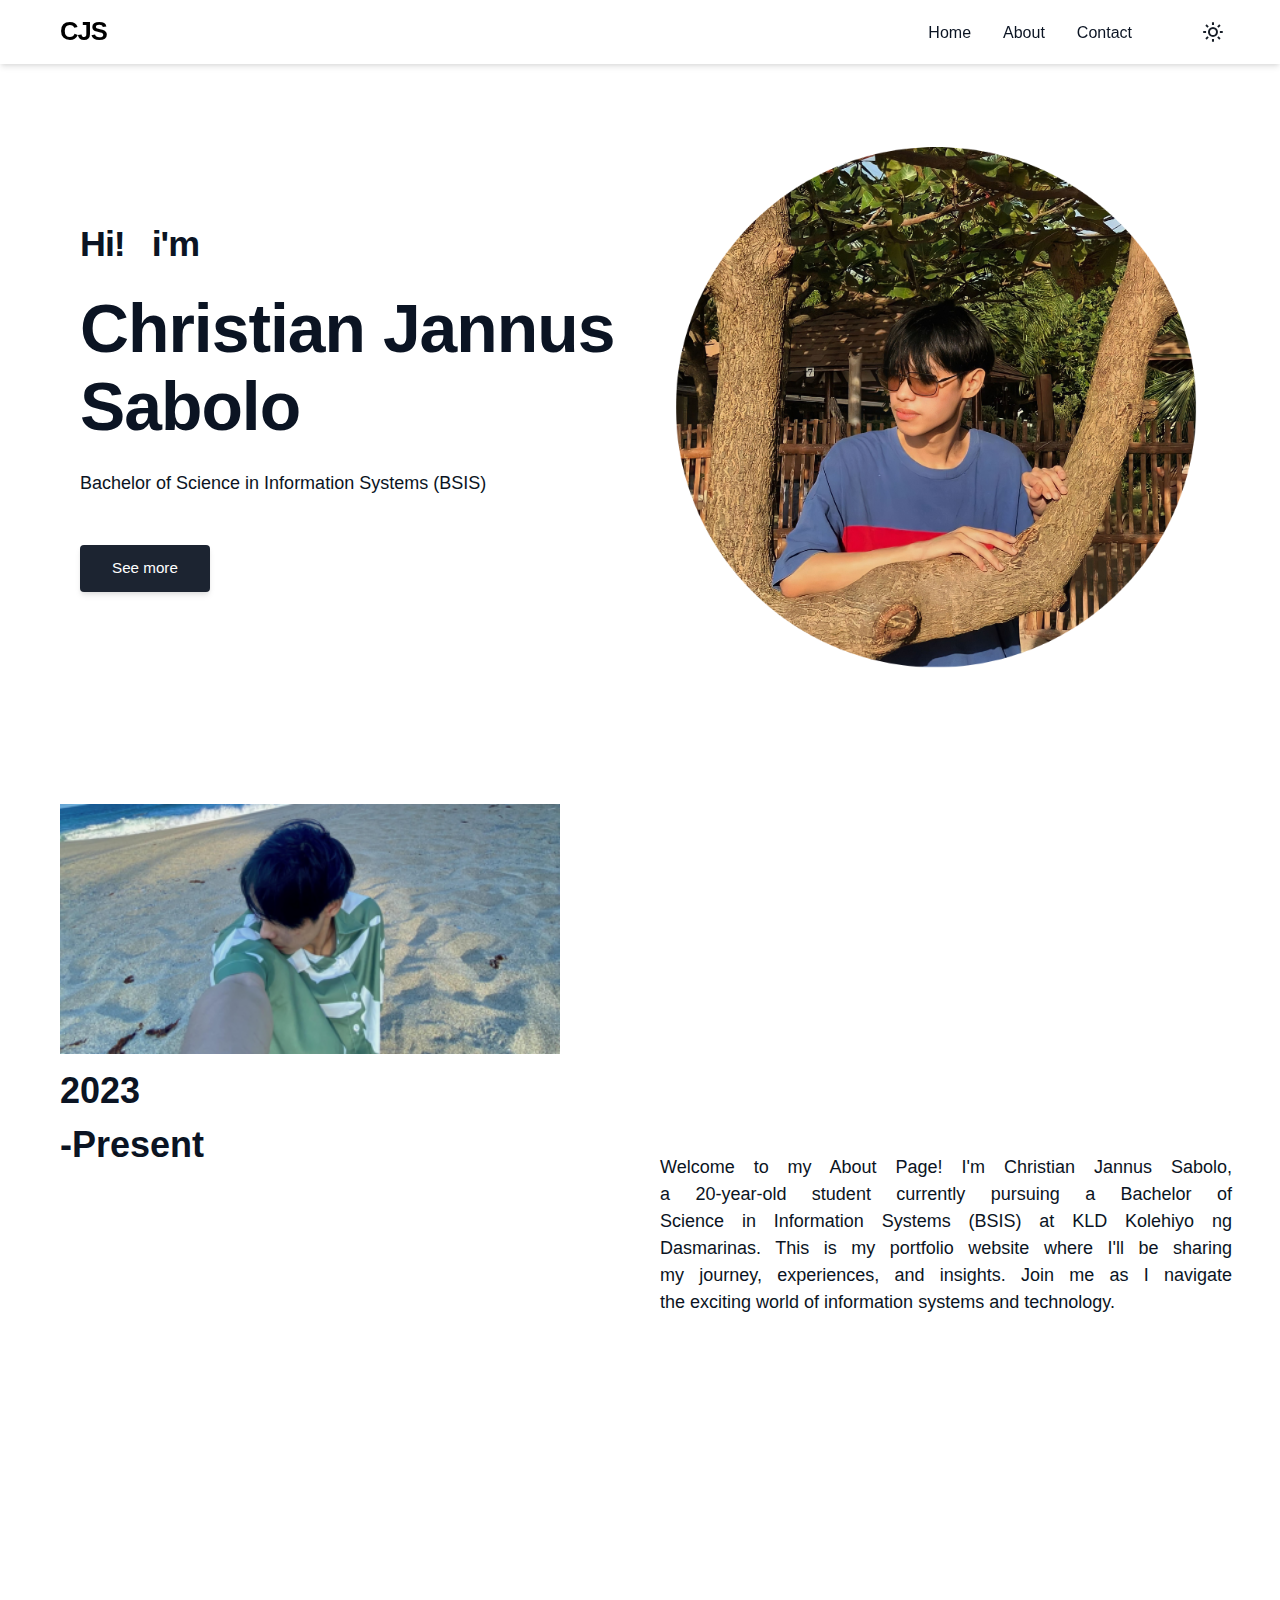
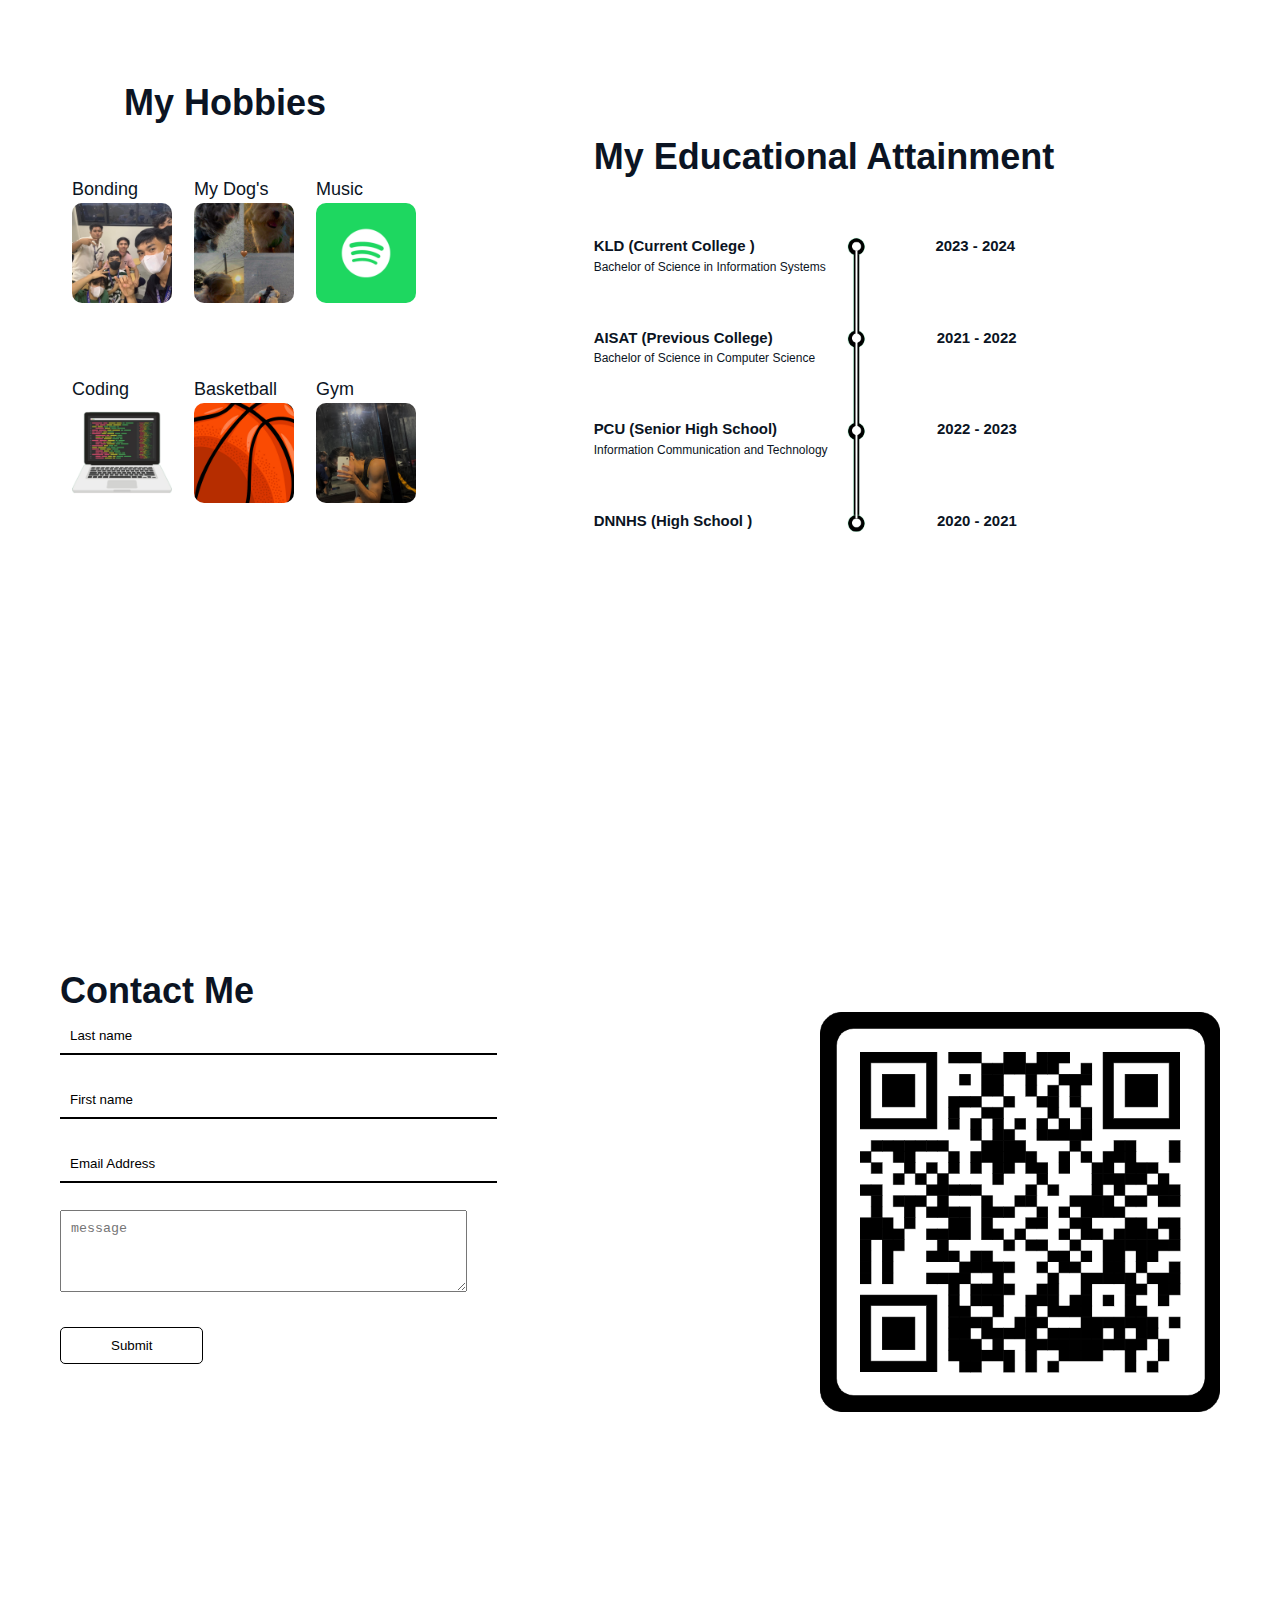
<file: index.html>
<!DOCTYPE html>
<html lang="en">
<head>
    <meta charset="UTF-8">
    <meta name="viewport" content="width=device-width, initial-scale=1.0">
    <title>Sabolo, Christian Jannus</title>
    <link rel="stylesheet" href="./style.css">
    <link rel="icon" href="./S__1_-removebg-preview.png" type="image/png">

    <link rel="stylesheet" href="https://unpkg.com/boxicons@2.1.2/css/boxicons.min.css">
</head>
<body>
    <header class="header" id="header">
        <nav class="navbar container">
           <a href="#" class="CJS">CJS</a>
           <div class="burger" id="burger">
              <span class="burger-line"></span>
              <span class="burger-line"></span>
              <span class="burger-line"></span>
           </div>
           <div class="menu" id="menu">
              <ul class="menu-inner">
                 <li class="menu-item"><a href="#" class="menu-link">Home</a></li>
                 <li class="menu-item"><a href="#about" class="menu-link">About</a></li>
                 <li class="menu-item"><a href="#contact" class="menu-link">Contact</a></li>
              </ul>
           </div>
           <button class="switch" id="switch">
              <i class="switch-light bx bx-sun"></i>
              <i class="switch-dark bx bx-moon"></i>
           </button>
        </nav>
     </header>

     <!--My home page code -->
     <main class="main">
        <section class="section banner banner-section">
           <div class="container banner-column">
              <img class="banner-image" src="./myimg.png" alt="Illustration">
              <div class="banner-inner">
                 <h1 class="heading-m">Hi! &nbsp; i'm</h1>
                 <h1 class="heading-xl">Christian Jannus Sabolo</h1>
                 <p class="paragraph">
                    Bachelor of Science in Information Systems (BSIS)
                 </p>
                 <a href="#about" class="home-but"><button class="btn btn-darken btn-inline" >
                  See more</i></a>
                 </button>
              </div>
           </div>
        </section>
     </main>
<!--This is my about code-->
     <div class="about " id="about">
        <div class="about-img">
            <img src="./Aboutimg (1).png" alt="">
            <h1>2023 <br> -Present</h1>
            <p>Welcome to my About Page! I'm Christian Jannus Sabolo, a 20-year-old student currently pursuing a Bachelor of Science in Information Systems (BSIS) at KLD Kolehiyo ng Dasmarinas. This is my portfolio website where I'll be sharing my journey, experiences, and insights. Join me as I navigate the exciting world of information systems and technology.</p>
        </div>
     </div>
<!--Hobies and  educational attainment-->
     <div class="hobbies">
      <div class="hobbies-text">
         <h1>My Hobbies</h1>
      </div>
      <div class="sec-about">
      <table>
        <tr>
           <td>Bonding<img src="./1.png" alt=""></td>
           <td>My Dog's<img src="./2.png" alt=""></td>
           <td>Music<img src="./Untitled design (9).png" alt=""></td>
           </tr>
           <tr>
            <td>Coding<img src="./[removal.ai]_7262b21b-ba3f-49f8-99d9-d3655d454708-untitled-design-8.png" alt=""></td>
            <td>Basketball<img src="./ball (2).png" alt=""></td>
            <td>Gym<img src="./6.png" alt=""></td>
         </table>
         <div class="edu">
            <div class="at">
            <h1>My Educational Attainment</h1>
           <img src="./dots.png" alt="">
           <div class="educ">
            <h5>KLD (Current College ) &nbsp; &nbsp; <span>2023 - 2024</span></h5>
            <p>Bachelor of Science in Information Systems</p>
         </div>
         <div class="educ">
            <h5>AISAT (Previous College) <span>2021 - 2022</span></h5>
            <p>Bachelor of Science in Computer Science</p>
         </div>
         <div class="educ">
            <h5>PCU (Senior High School)<span>2022 - 2023</span></h5>
            <p>Information Communication and Technology</p>
         </div>
         <div class="educ">
            <h5>DNNHS (High School )  &nbsp; &nbsp; &nbsp;<span>2020 - 2021</span></h5>
         </div>
         </div>
         </div>
      </div>
     </div>

      <div class="contact" id="contact">
        <div class="input">
            <h1>Contact Me</h1>
        
        <form action="submit_form.php" method="post">
       
            <input class="bottomline" type="text" id="last_name" name="last_name" required placeholder="Last name"><br><br>
    
            
            <input class="bottomline" type="text" id="first_name" name="first_name" required placeholder="First name"><br><br>
    
           
            <input class="bottomline" type="email" id="email" name="email" required placeholder="Email Address"><br><br>
    
         
            <textarea id="message" name="message" rows="4" required placeholder="message" ></textarea><br><br>
    
           <button class="submit"><a href="">Submit</a></button>
        </form>
        <div class="conimg">
         <img src="./qrcode.jpg" alt="">
        </div>
    </div>
    </div>

    
    











     <!--For menu burger-->
     <script>
        const navbarMenu = document.getElementById("menu");
const burgerMenu = document.getElementById("burger");
const headerMenu = document.getElementById("header");
const overlayMenu = document.querySelector(".overlay");

// Open Close Navbar Menu on Click Burger
if (burgerMenu && navbarMenu) {
   burgerMenu.addEventListener("click", () => {
      burgerMenu.classList.toggle("is-active");
      navbarMenu.classList.toggle("is-active");
   });
}

// Close Navbar Menu on Click Links
document.querySelectorAll(".menu-link").forEach((link) => {
   link.addEventListener("click", () => {
      burgerMenu.classList.remove("is-active");
      navbarMenu.classList.remove("is-active");
   });
});

// Fixed Navbar Menu on Window Resize
window.addEventListener("resize", () => {
   if (window.innerWidth >= 992) {
      if (navbarMenu.classList.contains("is-active")) {
         navbarMenu.classList.remove("is-active");
         overlayMenu.classList.remove("is-active");
      }
   }
});

// Dark and Light Mode on Switch Click
document.addEventListener("DOMContentLoaded", () => {
   const darkSwitch = document.getElementById("switch");

   darkSwitch.addEventListener("click", () => {
      document.documentElement.classList.toggle("darkmode");
      document.body.classList.toggle("darkmode");
   });
});

     </script>
    
</body>
</html>
</file>
<file: style.css>
:root {
    --color-white-100: hsl(206, 0%, 100%);
    --color-white-200: hsl(206, 0%, 90%);
    --color-white-300: hsl(206, 0%, 80%);
    --color-white-400: hsl(206, 0%, 65%);
    --color-white-500: hsl(206, 0%, 50%);
    --color-black-100: hsl(217, 30%, 18%);
    --color-black-200: hsl(217, 27%, 15%);
    --color-black-300: hsl(217, 27%, 12%);
    --color-black-400: hsl(217, 52%, 9%);
    --color-blue-100: hsl(215, 97%, 87%);
    --color-blue-200: hsl(215, 96%, 78%);
    --color-blue-300: hsl(215, 94%, 68%);
    --color-blue-400: hsl(215, 91%, 60%);
    --color-blue-500: hsl(215, 83%, 53%);
    --color-blue-600: hsl(215, 76%, 48%);
    --shadow-small: 0 1px 3px 0 rgba(0, 0, 0, 0.1),
       0 1px 2px 0 rgba(0, 0, 0, 0.06);
    --shadow-medium: 0 4px 6px -1px rgba(0, 0, 0, 0.1),
       0 2px 4px -1px rgba(0, 0, 0, 0.06);
    --shadow-large: 0 10px 15px -3px rgba(0, 0, 0, 0.1),
       0 4px 6px -2px rgba(0, 0, 0, 0.05);
  }
  
  *,
  *::before,
  *::after {
    padding: 0;
    margin: 0;
    box-sizing: border-box;
    list-style: none;
    list-style-type: none;
    text-decoration: none;
    -webkit-font-smoothing: antialiased;
    -moz-osx-font-smoothing: grayscale;
    text-rendering: optimizeLegibility;
  }
  
  html {
    font-size: 100%;
    box-sizing: inherit;
    scroll-behavior: smooth;
    height: -webkit-fill-available;
  }
  
  body {
    font-family: "Poppins", sans-serif;
    font-size: clamp(1rem, 2vw, 1.125rem);
    font-weight: 400;
    line-height: 1.5;
    color: var(--color-black-400);
    background-color: var(--color-white-100);
  }
  body.darkmode {
    color: var(--color-white-100);
    background-color: var(--color-black-400);
  }
 
  main {
    overflow: hidden;
    max-width: 75rem;
    height: 100vh;
    height: auto;
    margin: 0 auto;
    padding: 0 1.25rem;

  }
  
  p {
    text-wrap: balance;
  }
  
  a,
  button {
    cursor: pointer;
    -webkit-user-select: none;
       -moz-user-select: none;
        -ms-user-select: none;
            user-select: none;
    border: none;
    outline: none;
    background: none;
    
  }
.home-but{
  color: rgb(255, 255, 255);
}
  img,
  video {
    display: block;
    max-width: 100%;
    height: auto;
    -o-object-fit: cover;
       object-fit: cover;
  }
  
  .section {
    margin: 0 auto;
    padding: 5rem 0 2rem;
  }
  
  .container {
    max-width: 75rem;
    height: auto;
    margin: 0 auto;
    padding: 0 1.25rem;
  }
  
  .paragraph {
    font-family: inherit;
    text-wrap: balance;
    color: inherit;
  }
  .heading-m {
    font-family: inherit;
    font-size: clamp(1.648rem, 5vw, 2.241rem);
    font-weight: 700;
    line-height: 1.15;
    letter-spacing: -1px;

  }
  .heading-xl {
    font-family: inherit;
    font-size: clamp(2.648rem, 6vw, 4.241rem);
    font-weight: 700;
    line-height: 1.15;
    letter-spacing: -1px;
  }
  .heading-lg {
    font-family: inherit;
    font-size: clamp(2.179rem, 5vw, 3.176rem);
    font-weight: 700;
    line-height: 1.15;
    letter-spacing: -1px;
  }
  .heading-md {
    font-family: inherit;
    font-size: clamp(1.794rem, 4vw, 2.379rem);
    font-weight: 700;
    line-height: 1.25;
    letter-spacing: -1px;
  }
  
  .btn {
    display: inline-block;
    font-family: inherit;
    font-size: 0.95rem;
    font-weight: 500;
    line-height: 1.5;
    text-align: center;
    vertical-align: middle;
    white-space: nowrap;
    -webkit-user-select: none;
       -moz-user-select: none;
        -ms-user-select: none;
            user-select: none;
    outline: none;
    border: none;
    border-radius: 0.25rem;
    text-transform: unset;
    transition: all 0.3s ease-in-out;
  }
  .btn-inline {
    display: inline-flex;
    align-items: center;
    justify-content: center;
    -moz-column-gap: 0.5rem;
         column-gap: 0.5rem;
  }
  .btn-darken {
    padding: 0.75rem 2rem;
    color: var(--color-white-100);
    background-color: var(--color-black-200);
    box-shadow: var(--shadow-medium);
  }
  .darkmode .btn-darken {
    background-color: rgb(254, 252, 249);
    color: black;
  }
  
  .header {
    position: fixed;
    top: 0;
    left: 0;
    z-index: 100;
    width: 100%;
    height: auto;
    margin: 0 auto;
    background-color: var(--color-white-100);
    box-shadow: var(--shadow-medium);
  }
  .darkmode .header {
    background-color: var(--color-black-400);
  }
 
  .navbar {
    display: flex;
    flex-direction: row;
    align-items: center;
    align-content: center;
    justify-content: space-between;
    width: 100%;
    height: 4rem;
    margin: 0 auto;
  }
  
  .CJS {
    font-family: inherit;
    font-size: 1.6rem;
    font-weight: 600;
    line-height: 1.25;
    margin-right: auto;
    letter-spacing: -1px;
    text-transform: uppercase;
    color: black;
  }
  .darkmode .CJS{
    color: var(--color-white-100);
  }
  
  .menu {
    position: fixed;
    top: 0;
    left: -100%;
    z-index: 10;
    width: 100%;
    height: 100vh;
    overflow: hidden;
    color: var(--color-black-400);
    background-color: var(--color-white-100);
    box-shadow: var(--shadow-medium);
    transition: all 0.4s ease-in-out;
  }
  .darkmode .menu {
    color: var(--color-white-100);
    background-color: var(--color-black-400);
  }
  .menu.is-active {
    left: 0;
  }
  .menu-inner {
    display: flex;
    flex-direction: column;
    align-items: center;
    justify-content: center;
    row-gap: 1.25rem;
    margin-top: 7rem;
  }
  .menu-link {
    font-family: inherit;
    font-size: 1rem;
    font-weight: 500;
    line-height: 1.5;
    color: inherit;
    text-transform: uppercase;
    transition: all 0.3s ease;
  }
  @media only screen and (min-width: 48rem) {
    .menu {
      position: relative;
      top: 0;
      left: 0;
      width: auto;
      height: auto;
      padding: 0rem;
      margin-left: auto;
      background: none;
      box-shadow: none;
      transition: none;
    }
    .menu-inner {
      display: flex;
      flex-direction: row;
      -moz-column-gap: 2rem;
           column-gap: 2rem;
      margin: 0 auto;
    }
    .menu-link {
      text-transform: capitalize;
    }
  }
  
  .burger {
    position: relative;
    display: block;
    cursor: pointer;
    -webkit-user-select: none;
       -moz-user-select: none;
        -ms-user-select: none;
            user-select: none;
    order: -1;
    z-index: 12;
    width: 1.6rem;
    height: 1.15rem;
    margin-right: 1.25rem;
    border: none;
    outline: none;
    background: none;
    visibility: visible;
    transform: rotate(0deg);
    transition: 0.35s ease;
  }
  @media only screen and (min-width: 48rem) {
    .burger {
      display: none;
      visibility: hidden;
    }
  }
  .burger-line {
    position: absolute;
    display: block;
    left: -10rem;
    width: 100%;
    height: 2px;
    border: none;
    outline: none;
    opacity: 1;
    border-radius: 1rem;
    transform: rotate(0deg);
    background-color: var(--color-black-300);
    transition: 0.25s ease-in-out;
  }
  .darkmode .burger-line {
    background-color: var(--color-white-100);
  }
  .burger-line:nth-child(1) {
    top: 0px;
  }
  .burger-line:nth-child(2) {
    top: 0.5rem;
    width: 70%;
  }
  .burger-line:nth-child(3) {
    top: 1rem;
  }
  .burger.is-active .burger-line:nth-child(1) {
    top: 0.5rem;
    transform: rotate(135deg);
  }
  .burger.is-active .burger-line:nth-child(2) {
    opacity: 0;
    visibility: hidden;
  }
  .burger.is-active .burger-line:nth-child(3) {
    top: 0.5rem;
    transform: rotate(-135deg);
  }
  
  .switch {
    position: relative;
    display: block;
    cursor: pointer;
    -webkit-user-select: none;
       -moz-user-select: none;
        -ms-user-select: none;
            user-select: none;
    z-index: 9;
    margin-left: 5rem;
    margin-right: 0.5rem;
  }
  .switch-light, .switch-dark {
    position: absolute;
    top: 50%;
    left: 50%;
    transform-origin: center;
    transform: translate(-50%, -50%);
    transition: all 0.3s ease-in;
  }
  .switch-light {
    font-size: 1.45rem;
    visibility: visible;
    color: var(--color-black-300);
  }
  .darkmode .switch-light {
    font-size: 0rem;
    visibility: hidden;
  }
  .switch-dark{
    font-size: 0rem;
    visibility: hidden;
    color: var(--color-white-100);
  }
  .darkmode .switch-dark {
    font-size: 1.45rem;
    visibility: visible;
  }
  
  .banner-column {
    position: relative;
    display: grid;
    align-items: center;
    row-gap: 2rem;
  }
  @media only screen and (min-width: 48rem) {
    .banner-column {
      grid-template-columns: repeat(2, minmax(0, 1fr));
      justify-content: center;
      margin-top: 4rem;
    }
   
  }
  @media only screen and (min-width: 64rem) {
    .banner-column {
      grid-template-columns: 1fr -webkit-max-content;
      grid-template-columns: 1fr max-content;
      -moz-column-gap: 2rem;
           column-gap: 2rem;
    }
  }
  .banner-image {
    display: block;
    max-width: 25rem;
    width: 100%;
    
    height: auto;
    -o-object-fit: cover;
       object-fit: cover;
    justify-self: center;
    opacity: none;
    transition-duration: 1s;
  }
  .banner-image:hover{
    opacity: 0.6  ;
  }

  @media only screen and (min-width: 48rem) {
    .banner-image {
      order: 1;
      max-width: 28rem;
      height: auto;
    }
  
    
  
  }
  @media only screen and (min-width: 64rem) {
    .banner-image {
      max-width: 33rem;
      height: auto;
    }
  }
  .banner-inner {
    display: flex;
    flex-direction: column;
    align-items: flex-start;
    row-gap: 1.5rem;
  }





  .about{
    max-width: 75rem;
    height: 100vh;
    margin: 0 auto;
    padding: 0 1.25rem;

  }

  .about .about-img{
    position: relative;
   
  }
  .about .about-img img{
    
    position: absolute;
    top: 100px;
    width: 500px;
    opacity: none;
    transition-duration: 1s;
  }
  .about .about-img img:hover{
    opacity: 0.5;
  }
  .about .about-img h1{
    position: absolute;
    top: 350px;
    padding: 10px 0;
  }


  .about .about-img p{
    position:absolute;
    top: 450px;
    left: 600px;
    width: 572px;
    text-align: justify;
  }




  @media (max-width: 768px) {
    .about .about-img p {
      position: relative; /* Change to relative or another suitable value */
      top: 480px; /* Reset the top position */
      left: 0; /* Reset the left position */
      width: 100%; /* Adjust the width to take the full width of the container */
      margin: 0; /* Reset margins */
      float: none; /* Reset floating if it was floated */
      
    }
  }

  .hobbies{
    max-width: 75rem;
    height: 90vh;
    margin: 0 auto;
    padding: 0 1.25rem;
  }
  .hobbies-text h1{
    padding-top: 4.5rem;
    padding-left: 4rem;
  }

  .sec-about {
    display:flex;
  }
  .edu{
  
    max-width: 75rem;
    margin: 0 auto;
    padding: 0 1.25rem;

  }
  .at{
    position: relative;
  }
  .edu img{
      position: absolute;
      top: 4.7rem;
      right: 2rem;
      height: 20.8rem;
  }
  span{
    margin-left:10rem;
  }
  
  .edu p{
    font-size: 12px;
  }
  .edu .educ{
    padding-top:3.2rem;
  }
  
   
  table td{
    border-collapse: collapse;
    transition-duration: 0.2s;
    padding: 0 10px;
    padding-top: 1rem;
  }
  
  
  table img {
    padding: 0;
    max-width: 100px;
    transition: 0.2s;
    border-radius: 10px;
    cursor: pointer;
  }
  
  table img:hover {
    border-radius: 50%;
  }



 .contact{
  max-width: 75rem;
  height: 90vh;
  margin: 0 auto;
  padding: 0 1.25rem;
 
}

.input{
  padding: 150px 0;
  
}

textarea{
  padding: 10px;
  padding-right: 220px;
}   
form input{
  padding: 10px;
  padding-right: 250px;
 
}
.bottomline{
  background-color: transparent;
  border: 2px solid rgb(0, 0, 0);
  border-top: none;
  border-left: none;
  border-right: none;
}
.darkmode .bottomline::placeholder{
  color: var(--color-white-100);
  background-color: var(--color-black-400);
 
}
.darkmode input{
  color: var(--color-white-100);
  background-color: var(--color-black-400);
  border: 2px solid rgb(255, 255, 255);
  border-radius: 10px;
}


.bottomline::placeholder{
  color: #000000;
}
.submit a{
  color: #000000;
}
.submit{
  padding: 10px 50px;
  border-radius: 5px;
  border: 1px solid black;
  cursor: pointer;
  background-color: transparent;
  transition-duration: 0.6s;
  color: #000000;
}
.darkmode .submit a{
  color: var(--color-white-100);
}
.darkmode .submit{
  border: 1px solid rgb(255, 255, 255);
}
.submit:hover{
  background-color: #000000;
}
.darkmode .submit:hover{
  background-color: #ffffff;
}
.submit:hover a{
  color: #ffffff;
}
.darkmode .submit:hover a{
  color: #000000;
}
.conimg{
  position: relative;
}
.conimg img{
  position: absolute;
  top: -22rem;
  right: 0;
  max-width: 400px;
  width: 100%;
}
@media (max-width: 768px)
{
  .edu{
    display: none;
  }
}
@media (max-width: 600px){
  .about{
    height: 100vh;
    width: 100%;
  }
  .hobbies{
    max-width: 75rem;
    width: 100%;
    margin: 0 auto;
    padding: 0 1.25rem;
  }

  .hobbies-text h1{
    text-align: center;
  }
  .edu{
  display: block;
  max-width: 75rem;
  width: 100%;
  margin: 0 auto;
  padding: 0 1.25rem;
  position: relative;
  }
  .edu .at h1{
    position: absolute;
    left: 0;
  }
}
</file>
